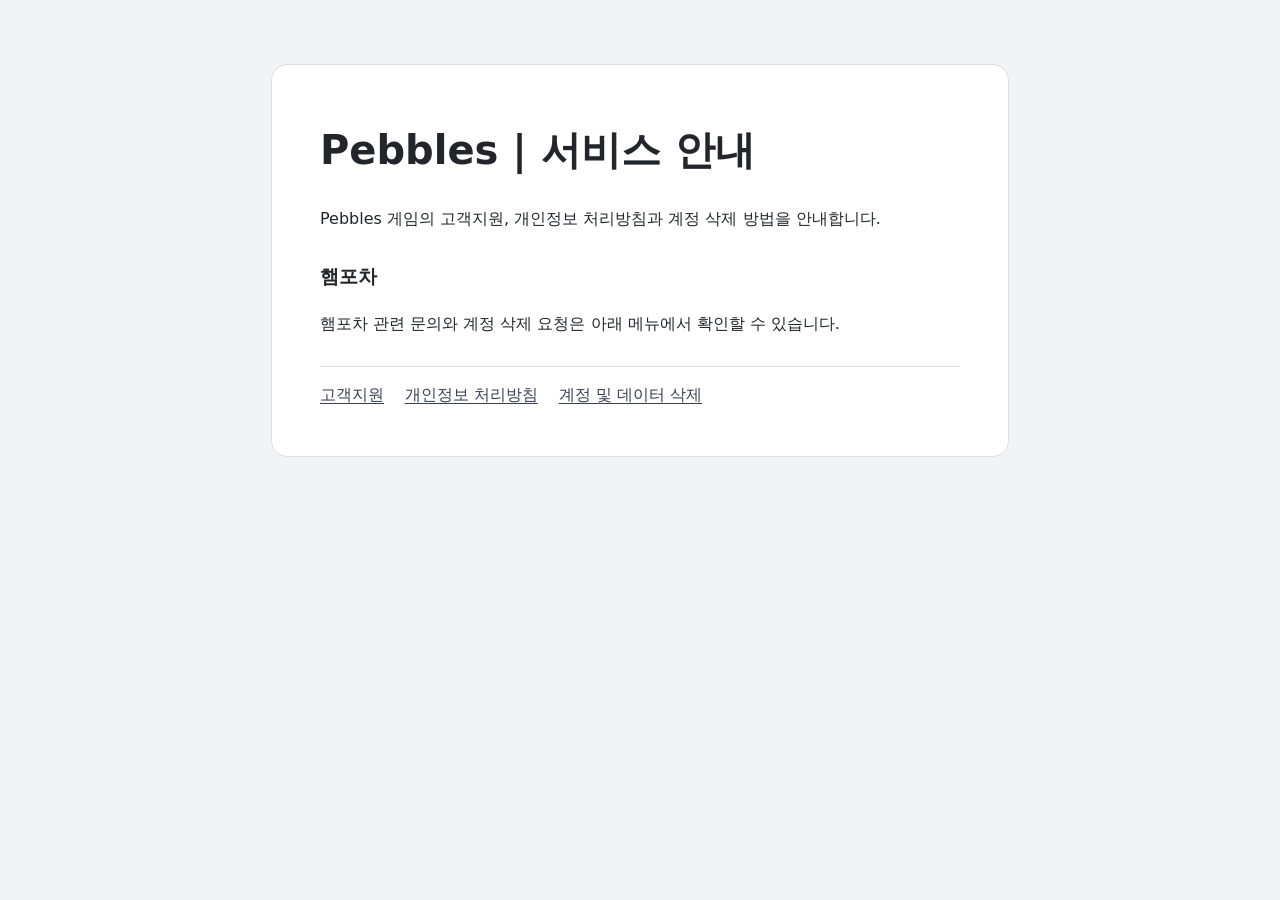
<file: index.html>
<!doctype html>
<html lang="ko">
<head>
  <meta charset="utf-8">
  <meta name="viewport" content="width=device-width, initial-scale=1">
  <title>Pebbles - 서비스 안내</title>
  <link rel="stylesheet" href="./style.css">
</head>
<body>
  <main>
    <h1>Pebbles | 서비스 안내</h1>
    <p>Pebbles 게임의 고객지원, 개인정보 처리방침과 계정 삭제 방법을 안내합니다.</p>
    <h2>햄포차</h2>
    <p>햄포차 관련 문의와 계정 삭제 요청은 아래 메뉴에서 확인할 수 있습니다.</p>
    <nav aria-label="서비스 안내">
      <a href="./support/">고객지원</a>
      <a href="./privacy/">개인정보 처리방침</a>
      <a href="./delete-account/">계정 및 데이터 삭제</a>
    </nav>
  </main>
</body>
</html>
</file>
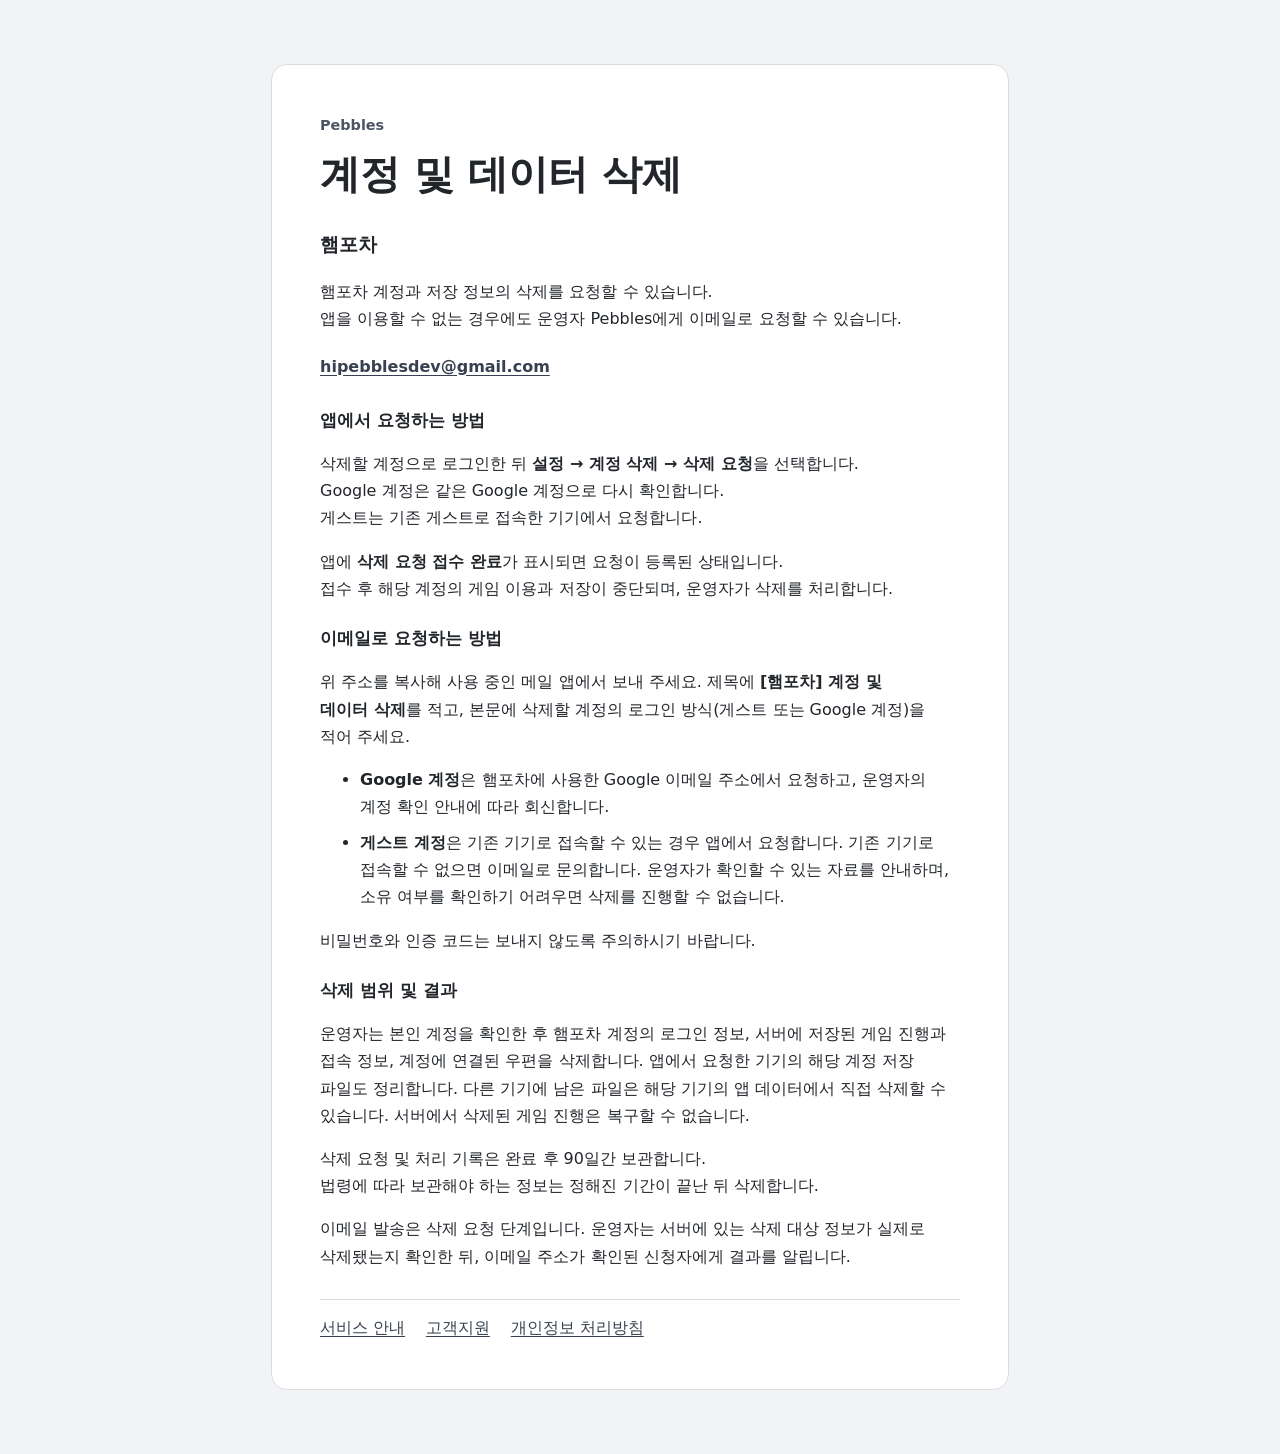
<file: delete-account/index.html>
<!doctype html>
<html lang="ko">
<head>
  <meta charset="utf-8">
  <meta name="viewport" content="width=device-width, initial-scale=1">
  <title>Pebbles - 계정 및 데이터 삭제</title>
  <link rel="stylesheet" href="../style.css">
  <script src="../copy-email.js" defer></script>
</head>
<body>
  <main>
    <p class="brand">Pebbles</p>
    <h1>계정 및 데이터 삭제</h1>
    <h2>햄포차</h2>
    <p>햄포차 계정과 저장 정보의 삭제를 요청할 수 있습니다.<br>
      앱을 이용할 수 없는 경우에도 운영자 Pebbles에게 이메일로 요청할 수 있습니다.</p>
    <p><button type="button" class="email-copy" aria-label="hipebblesdev@gmail.com 주소 복사">hipebblesdev@gmail.com</button><span class="copy-status" role="status"></span></p>
    <h3>앱에서 요청하는 방법</h3>
    <p>삭제할 계정으로 로그인한 뒤 <strong>설정 → 계정 삭제 → 삭제 요청</strong>을 선택합니다.<br>
      Google 계정은 같은 Google 계정으로 다시 확인합니다.<br>
      게스트는 기존 게스트로 접속한 기기에서 요청합니다.</p>
    <p>앱에 <strong>삭제 요청 접수 완료</strong>가 표시되면 요청이 등록된 상태입니다.<br>
      접수 후 해당 계정의 게임 이용과 저장이 중단되며, 운영자가 삭제를 처리합니다.</p>

    <h3>이메일로 요청하는 방법</h3>
    <p>위 주소를 복사해 사용 중인 메일 앱에서 보내 주세요. 제목에 <strong>[햄포차] 계정 및 데이터 삭제</strong>를 적고, 본문에 삭제할 계정의 로그인 방식(게스트 또는 Google 계정)을 적어 주세요.</p>
    <ul>
      <li><strong>Google 계정</strong>은 햄포차에 사용한 Google 이메일 주소에서 요청하고, 운영자의 계정 확인 안내에 따라 회신합니다.</li>
      <li><strong>게스트 계정</strong>은 기존 기기로 접속할 수 있는 경우 앱에서 요청합니다. 기존 기기로 접속할 수 없으면 이메일로 문의합니다. 운영자가 확인할 수 있는 자료를 안내하며, 소유 여부를 확인하기 어려우면 삭제를 진행할 수 없습니다.</li>
    </ul>
    <p>비밀번호와 인증 코드는 보내지 않도록 주의하시기 바랍니다.</p>

    <h3>삭제 범위 및 결과</h3>
    <p>운영자는 본인 계정을 확인한 후 햄포차 계정의 로그인 정보, 서버에 저장된 게임 진행과 접속 정보, 계정에 연결된 우편을 삭제합니다. 앱에서 요청한 기기의 해당 계정 저장 파일도 정리합니다. 다른 기기에 남은 파일은 해당 기기의 앱 데이터에서 직접 삭제할 수 있습니다. 서버에서 삭제된 게임 진행은 복구할 수 없습니다.</p>
    <p>삭제 요청 및 처리 기록은 완료 후 90일간 보관합니다.<br>
      법령에 따라 보관해야 하는 정보는 정해진 기간이 끝난 뒤 삭제합니다.</p>
    <p>이메일 발송은 삭제 요청 단계입니다. 운영자는 서버에 있는 삭제 대상 정보가 실제로 삭제됐는지 확인한 뒤, 이메일 주소가 확인된 신청자에게 결과를 알립니다.</p>
    <nav aria-label="서비스 안내">
      <a href="../">서비스 안내</a>
      <a href="../support/">고객지원</a>
      <a href="../privacy/">개인정보 처리방침</a>
    </nav>
  </main>
</body>
</html>
</file>
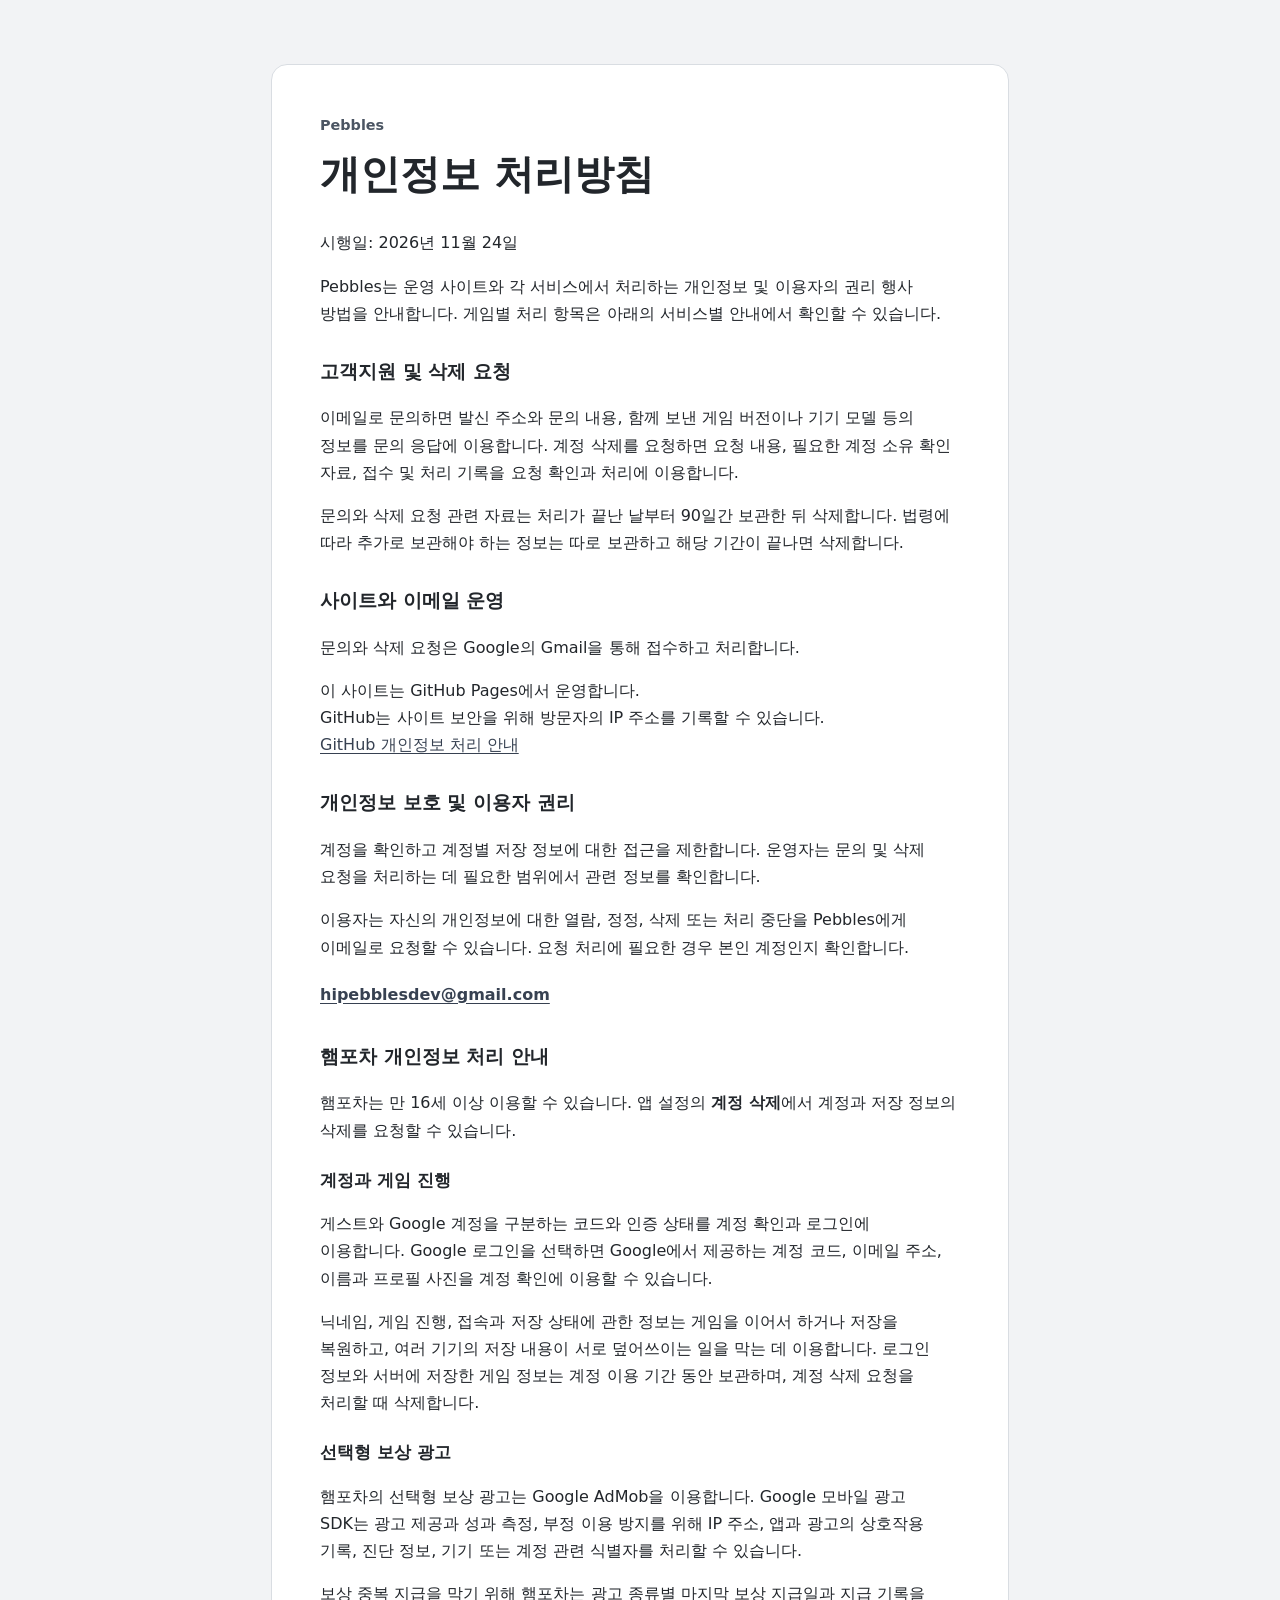
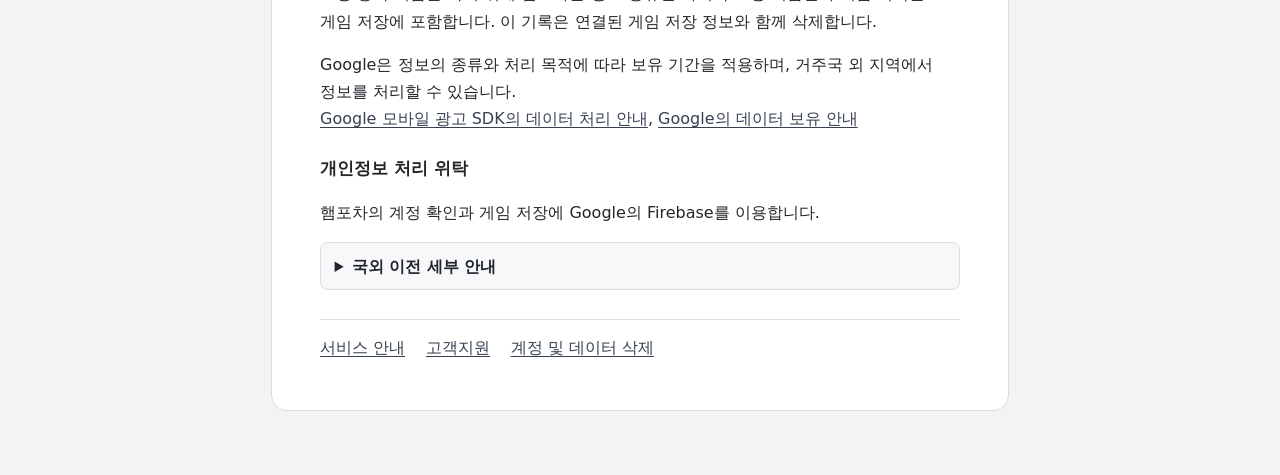
<file: privacy/index.html>
<!doctype html>
<html lang="ko">
<head>
  <meta charset="utf-8">
  <meta name="viewport" content="width=device-width, initial-scale=1">
  <title>Pebbles - 개인정보 처리방침</title>
  <link rel="stylesheet" href="../style.css">
  <script src="../copy-email.js" defer></script>
</head>
<body>
  <main>
    <p class="brand">Pebbles</p>
    <h1>개인정보 처리방침</h1>
    <p>시행일: 2026년 11월 24일</p>
    <p>Pebbles는 운영 사이트와 각 서비스에서 처리하는 개인정보 및 이용자의 권리 행사 방법을 안내합니다. 게임별 처리 항목은 아래의 서비스별 안내에서 확인할 수 있습니다.</p>

    <h2>고객지원 및 삭제 요청</h2>
    <p>이메일로 문의하면 발신 주소와 문의 내용, 함께 보낸 게임 버전이나 기기 모델 등의 정보를 문의 응답에 이용합니다. 계정 삭제를 요청하면 요청 내용, 필요한 계정 소유 확인 자료, 접수 및 처리 기록을 요청 확인과 처리에 이용합니다.</p>
    <p>문의와 삭제 요청 관련 자료는 처리가 끝난 날부터 90일간 보관한 뒤 삭제합니다. 법령에 따라 추가로 보관해야 하는 정보는 따로 보관하고 해당 기간이 끝나면 삭제합니다.</p>

    <h2>사이트와 이메일 운영</h2>
    <p>문의와 삭제 요청은 Google의 Gmail을 통해 접수하고 처리합니다.</p>
    <p>이 사이트는 GitHub Pages에서 운영합니다.<br>
      GitHub는 사이트 보안을 위해 방문자의 IP 주소를 기록할 수 있습니다.<br>
      <a href="https://docs.github.com/ko/site-policy/privacy-policies/github-general-privacy-statement">GitHub 개인정보 처리 안내</a></p>

    <h2>개인정보 보호 및 이용자 권리</h2>
    <p>계정을 확인하고 계정별 저장 정보에 대한 접근을 제한합니다. 운영자는 문의 및 삭제 요청을 처리하는 데 필요한 범위에서 관련 정보를 확인합니다.</p>
    <p>이용자는 자신의 개인정보에 대한 열람, 정정, 삭제 또는 처리 중단을 Pebbles에게 이메일로 요청할 수 있습니다. 요청 처리에 필요한 경우 본인 계정인지 확인합니다.</p>
    <p><button type="button" class="email-copy" aria-label="hipebblesdev@gmail.com 주소 복사">hipebblesdev@gmail.com</button><span class="copy-status" role="status"></span></p>

    <h2>햄포차 개인정보 처리 안내</h2>
    <p>햄포차는 만 16세 이상 이용할 수 있습니다. 앱 설정의 <strong>계정 삭제</strong>에서 계정과 저장 정보의 삭제를 요청할 수 있습니다.</p>

    <h3>계정과 게임 진행</h3>
    <p>게스트와 Google 계정을 구분하는 코드와 인증 상태를 계정 확인과 로그인에 이용합니다. Google 로그인을 선택하면 Google에서 제공하는 계정 코드, 이메일 주소, 이름과 프로필 사진을 계정 확인에 이용할 수 있습니다.</p>
    <p>닉네임, 게임 진행, 접속과 저장 상태에 관한 정보는 게임을 이어서 하거나 저장을 복원하고, 여러 기기의 저장 내용이 서로 덮어쓰이는 일을 막는 데 이용합니다. 로그인 정보와 서버에 저장한 게임 정보는 계정 이용 기간 동안 보관하며, 계정 삭제 요청을 처리할 때 삭제합니다.</p>

    <h3>선택형 보상 광고</h3>
    <p>햄포차의 선택형 보상 광고는 Google AdMob을 이용합니다. Google 모바일 광고 SDK는 광고 제공과 성과 측정, 부정 이용 방지를 위해 IP 주소, 앱과 광고의 상호작용 기록, 진단 정보, 기기 또는 계정 관련 식별자를 처리할 수 있습니다.</p>
    <p>보상 중복 지급을 막기 위해 햄포차는 광고 종류별 마지막 보상 지급일과 지급 기록을 게임 저장에 포함합니다. 이 기록은 연결된 게임 저장 정보와 함께 삭제합니다.</p>
    <p>Google은 정보의 종류와 처리 목적에 따라 보유 기간을 적용하며, 거주국 외 지역에서 정보를 처리할 수 있습니다.<br>
      <a href="https://developers.google.com/admob/unity/privacy/play-data-disclosure">Google 모바일 광고 SDK의 데이터 처리 안내</a>, <a href="https://policies.google.com/technologies/retention?hl=ko">Google의 데이터 보유 안내</a></p>

    <h3>개인정보 처리 위탁</h3>
    <p>햄포차의 계정 확인과 게임 저장에 Google의 Firebase를 이용합니다.</p>
    <details>
      <summary>국외 이전 세부 안내</summary>
      <p>햄포차는 게스트 및 Google 계정 인증에 Firebase Authentication을 사용합니다.<br>
        이 서비스의 계정 인증 정보는 Google의 미국 데이터센터에서 처리됩니다.<br>
        <a href="https://firebase.google.com/support/privacy/#data_storage_and_processing_locations">Firebase의 데이터 저장 및 처리 위치 안내</a></p>
      <p>게임 진행 정보는 Cloud Firestore의 대한민국 서울 리전에 저장합니다.</p>
    </details>
    <nav aria-label="서비스 안내">
      <a href="../">서비스 안내</a>
      <a href="../support/">고객지원</a>
      <a href="../delete-account/">계정 및 데이터 삭제</a>
    </nav>
  </main>
</body>
</html>
</file>
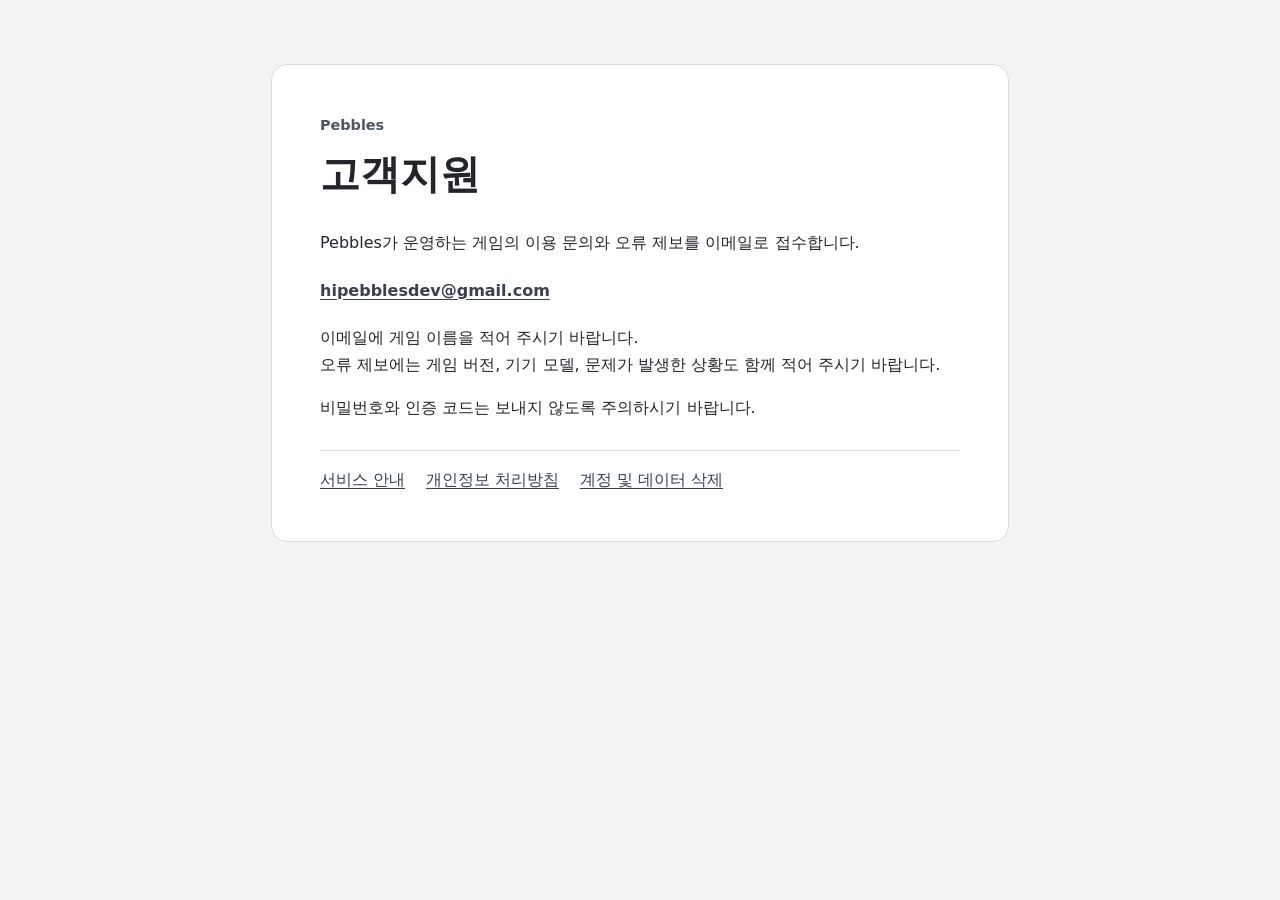
<file: support/index.html>
<!doctype html>
<html lang="ko">
<head>
  <meta charset="utf-8">
  <meta name="viewport" content="width=device-width, initial-scale=1">
  <title>Pebbles - 고객지원</title>
  <link rel="stylesheet" href="../style.css">
  <script src="../copy-email.js" defer></script>
</head>
<body>
  <main>
    <p class="brand">Pebbles</p>
    <h1>고객지원</h1>
    <p>Pebbles가 운영하는 게임의 이용 문의와 오류 제보를 이메일로 접수합니다.</p>
    <p><button type="button" class="email-copy" aria-label="hipebblesdev@gmail.com 주소 복사">hipebblesdev@gmail.com</button><span class="copy-status" role="status"></span></p>
    <p>이메일에 게임 이름을 적어 주시기 바랍니다.<br>
      오류 제보에는 게임 버전, 기기 모델, 문제가 발생한 상황도 함께 적어 주시기 바랍니다.</p>
    <p>비밀번호와 인증 코드는 보내지 않도록 주의하시기 바랍니다.</p>
    <nav aria-label="서비스 안내">
      <a href="../">서비스 안내</a>
      <a href="../privacy/">개인정보 처리방침</a>
      <a href="../delete-account/">계정 및 데이터 삭제</a>
    </nav>
  </main>
</body>
</html>
</file>
<file: style.css>
:root {
  color-scheme: light;
  font-family: system-ui, "Malgun Gothic", sans-serif;
  color: #22262b;
  background: #f2f3f5;
  --surface: #fff;
  --border: #d9dde2;
  --muted: #4b5563;
  --action: #374151;
  line-height: 1.7;
  word-break: keep-all;
  overflow-wrap: break-word;
}

body {
  margin: 0;
  padding: clamp(1rem, 5vw, 4rem);
}

main {
  max-width: 40rem;
  margin: 0 auto;
  padding: clamp(1rem, 5vw, 3rem);
  background: var(--surface);
  border: 1px solid var(--border);
  border-radius: 1rem;
}

.brand {
  color: var(--muted);
  font-size: .9rem;
  font-weight: 700;
  margin: 0;
}

h1 {
  margin-block: .3em .75em;
  font-size: clamp(1.65rem, 5vw, 2.5rem);
  line-height: 1.25;
  text-wrap: balance;
}

p,
li {
  text-wrap: pretty;
}

h2 {
  margin-block: 1.5em .5em;
  font-size: 1.2rem;
}

h3 {
  margin-block: 1.3em .45em;
  font-size: 1.05rem;
}

a {
  color: var(--action);
  text-underline-offset: .18em;
}

a:focus-visible,
button:focus-visible,
summary:focus-visible {
  outline: 3px solid var(--action);
  outline-offset: 3px;
}

.email-copy {
  padding: .25rem 0;
  border: 0;
  background: transparent;
  color: var(--action);
  font: inherit;
  font-weight: 700;
  text-decoration: underline;
  text-underline-offset: .18em;
  cursor: pointer;
  user-select: text;
}

.copy-status {
  color: var(--muted);
  margin-inline-start: .65rem;
  font-size: .9rem;
}

.notice {
  padding: .7rem .9rem;
  background: #f3f4f6;
  border-inline-start: .25rem solid #6b7280;
}

details {
  padding: .6rem .85rem;
  background: #f7f8fa;
  border: 1px solid var(--border);
  border-radius: .5rem;
}

summary {
  cursor: pointer;
  font-weight: 600;
}

details p {
  margin-bottom: .35rem;
}

li + li {
  margin-top: .55rem;
}

nav {
  display: flex;
  flex-wrap: wrap;
  gap: .45rem 1.3rem;
  border-top: 1px solid var(--border);
  margin-top: 1.8rem;
  padding-top: .9rem;
}
</file>
